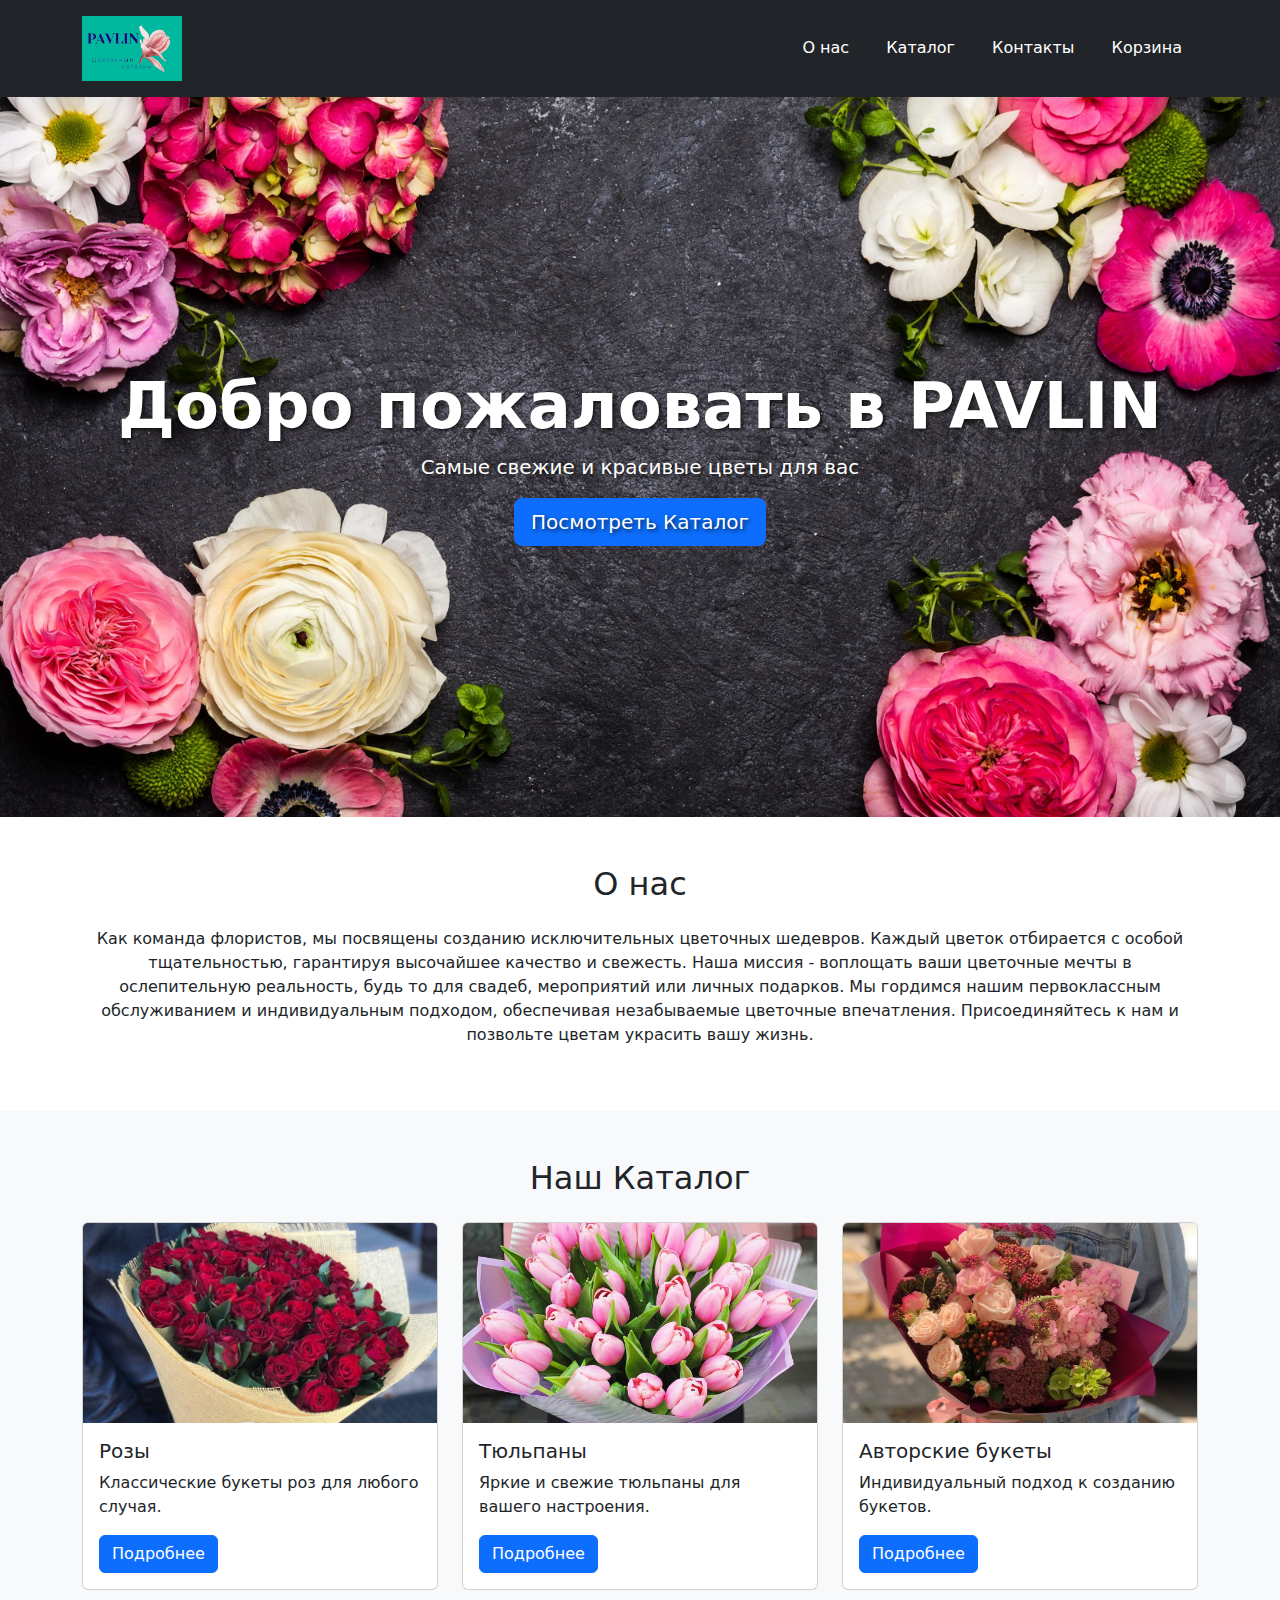
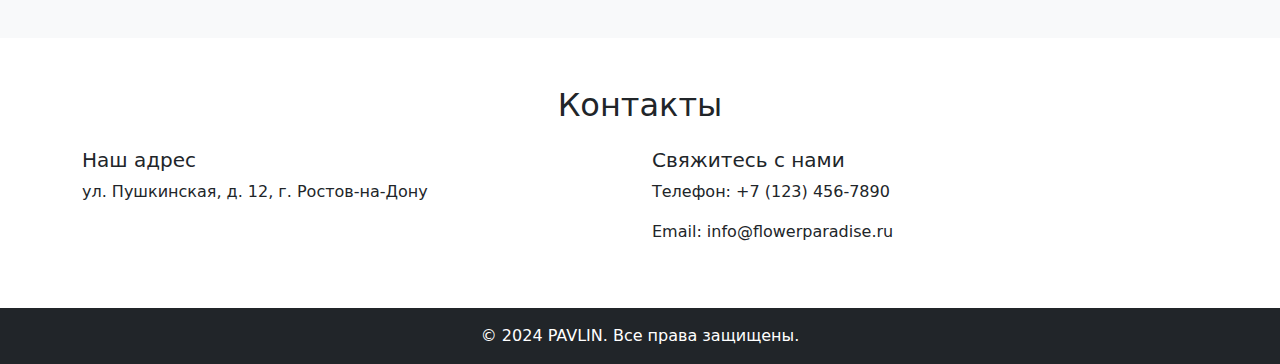
<file: Pavlin/index.html>
<!DOCTYPE html>
<html lang="en">
  <head>
    <meta charset="UTF-8" />
    <meta name="viewport" content="width=device-width, initial-scale=1.0" />
    <title>Цветочный Магазин</title>
    <link
      href="https://cdn.jsdelivr.net/npm/bootstrap@5.3.0/dist/css/bootstrap.min.css"
      rel="stylesheet"
    />
    <style>
      .hero {
        background: url("img/flower-background.jpg") center/cover no-repeat;
        color: white;
        text-shadow: 2px 2px 4px rgba(0, 0, 0, 0.7);
      }
      .hero h1 {
        font-size: 4rem;
        font-weight: bold;
      }
      .card img {
        object-fit: cover;
        height: 200px;
      }
      .logo {
        width: 100px; 
        height: auto;
      }
    </style>
  </head>
  <body>
    <header class="bg-dark text-white py-3">
      <div class="container d-flex justify-content-between align-items-center">
        <a href="./index.html">
          <img src="img/logo.jpg" alt="Логотип" class="logo" />
        </a>
        <nav>
          <a href="#about" class="text-white mx-3 text-decoration-none"
            >О нас</a
          >
          <a href="#products" class="text-white mx-3 text-decoration-none"
            >Каталог</a
          >
          <a href="#contact" class="text-white mx-3 text-decoration-none"
            >Контакты</a
          >
          <a href="./basket.html" class="text-white mx-3 text-decoration-none"
            >Корзина</a
          >
        </nav>
      </div>
    </header>

    <section
      class="hero d-flex align-items-center justify-content-center text-center"
      style="height: 80vh"
    >
      <div>
        <h1>Добро пожаловать в PAVLIN</h1>
        <p class="lead">Самые свежие и красивые цветы для вас</p>
        <a href="#products" class="btn btn-primary btn-lg"
          >Посмотреть Каталог</a
        >
      </div>
    </section>

    <section id="about" class="py-5">
      <div class="container text-center">
        <h2 class="mb-4">О нас</h2>
        <p>
          Как команда флористов, мы посвящены созданию исключительных цветочных шедевров. Каждый цветок отбирается с особой тщательностью, гарантируя высочайшее качество и свежесть. Наша миссия - воплощать ваши цветочные мечты в ослепительную реальность, будь то для свадеб, мероприятий или личных подарков. Мы гордимся нашим первоклассным обслуживанием и индивидуальным подходом, обеспечивая незабываемые цветочные впечатления. Присоединяйтесь к нам и позвольте цветам украсить вашу жизнь.
        
        </p>
      </div>
    </section>

    <section id="products" class="py-5 bg-light">
      <div class="container">
        <h2 class="text-center mb-4">Наш Каталог</h2>
        <div class="row g-4">
          <div class="col-md-4">
            <div class="card">
              <img src="img/roze.jpg" class="card-img-top" alt="Розы" />
              <div class="card-body">
                <h5 class="card-title">Розы</h5>
                <p class="card-text">
                  Классические букеты роз для любого случая.
                </p>
                <a href="#" class="btn btn-primary">Подробнее</a>
              </div>
            </div>
          </div>
          <div class="col-md-4">
            <div class="card">
              <img src="img/tulpan.jpg" class="card-img-top" alt="Тюльпаны" />
              <div class="card-body">
                <h5 class="card-title">Тюльпаны</h5>
                <p class="card-text">
                  Яркие и свежие тюльпаны для вашего настроения.
                </p>
                <a href="#" class="btn btn-primary">Подробнее</a>
              </div>
            </div>
          </div>
          <div class="col-md-4">
            <div class="card">
              <img
                src="img/avtor-buket.jpg"
                class="card-img-top"
                alt="Букеты"
              />
              <div class="card-body">
                <h5 class="card-title">Авторские букеты</h5>
                <p class="card-text">
                  Индивидуальный подход к созданию букетов.
                </p>
                <a href="#" class="btn btn-primary">Подробнее</a>
              </div>
            </div>
          </div>
        </div>
      </div>
    </section>

    <section id="contact" class="py-5">
      <div class="container">
        <h2 class="text-center mb-4">Контакты</h2>
        <div class="row">
          <div class="col-md-6">
            <h5>Наш адрес</h5>
            <p>ул. Пушкинская, д. 12, г. Ростов-на-Дону</p>
          </div>
          <div class="col-md-6">
            <h5>Свяжитесь с нами</h5>
            <p>Телефон: +7 (123) 456-7890</p>
            <p>Email: info@flowerparadise.ru</p>
          </div>
        </div>
      </div>
    </section>

    <footer class="bg-dark text-white text-center py-3">
      <p class="mb-0">© 2024 PAVLIN. Все права защищены.</p>
    </footer>

    <script src="https://cdn.jsdelivr.net/npm/bootstrap@5.3.0/dist/js/bootstrap.bundle.min.js"></script>
  </body>
</html>
</file>
